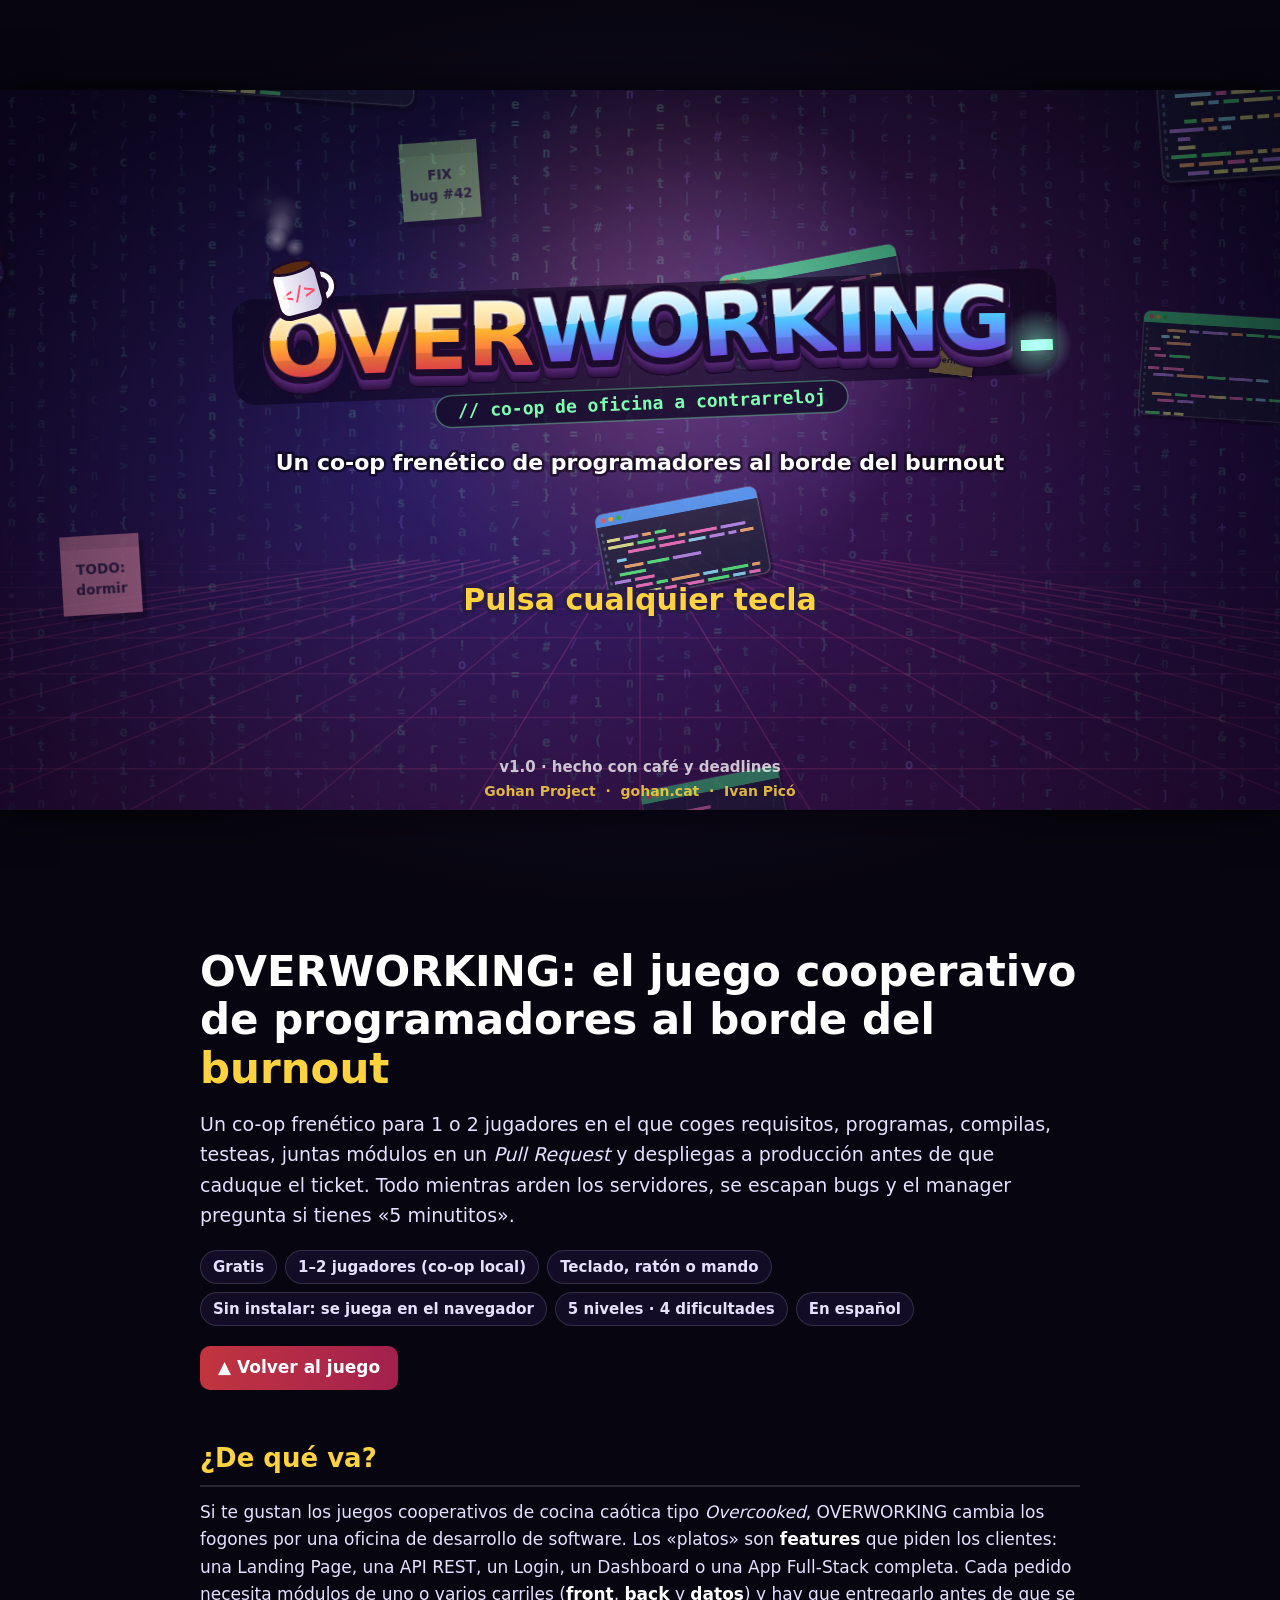
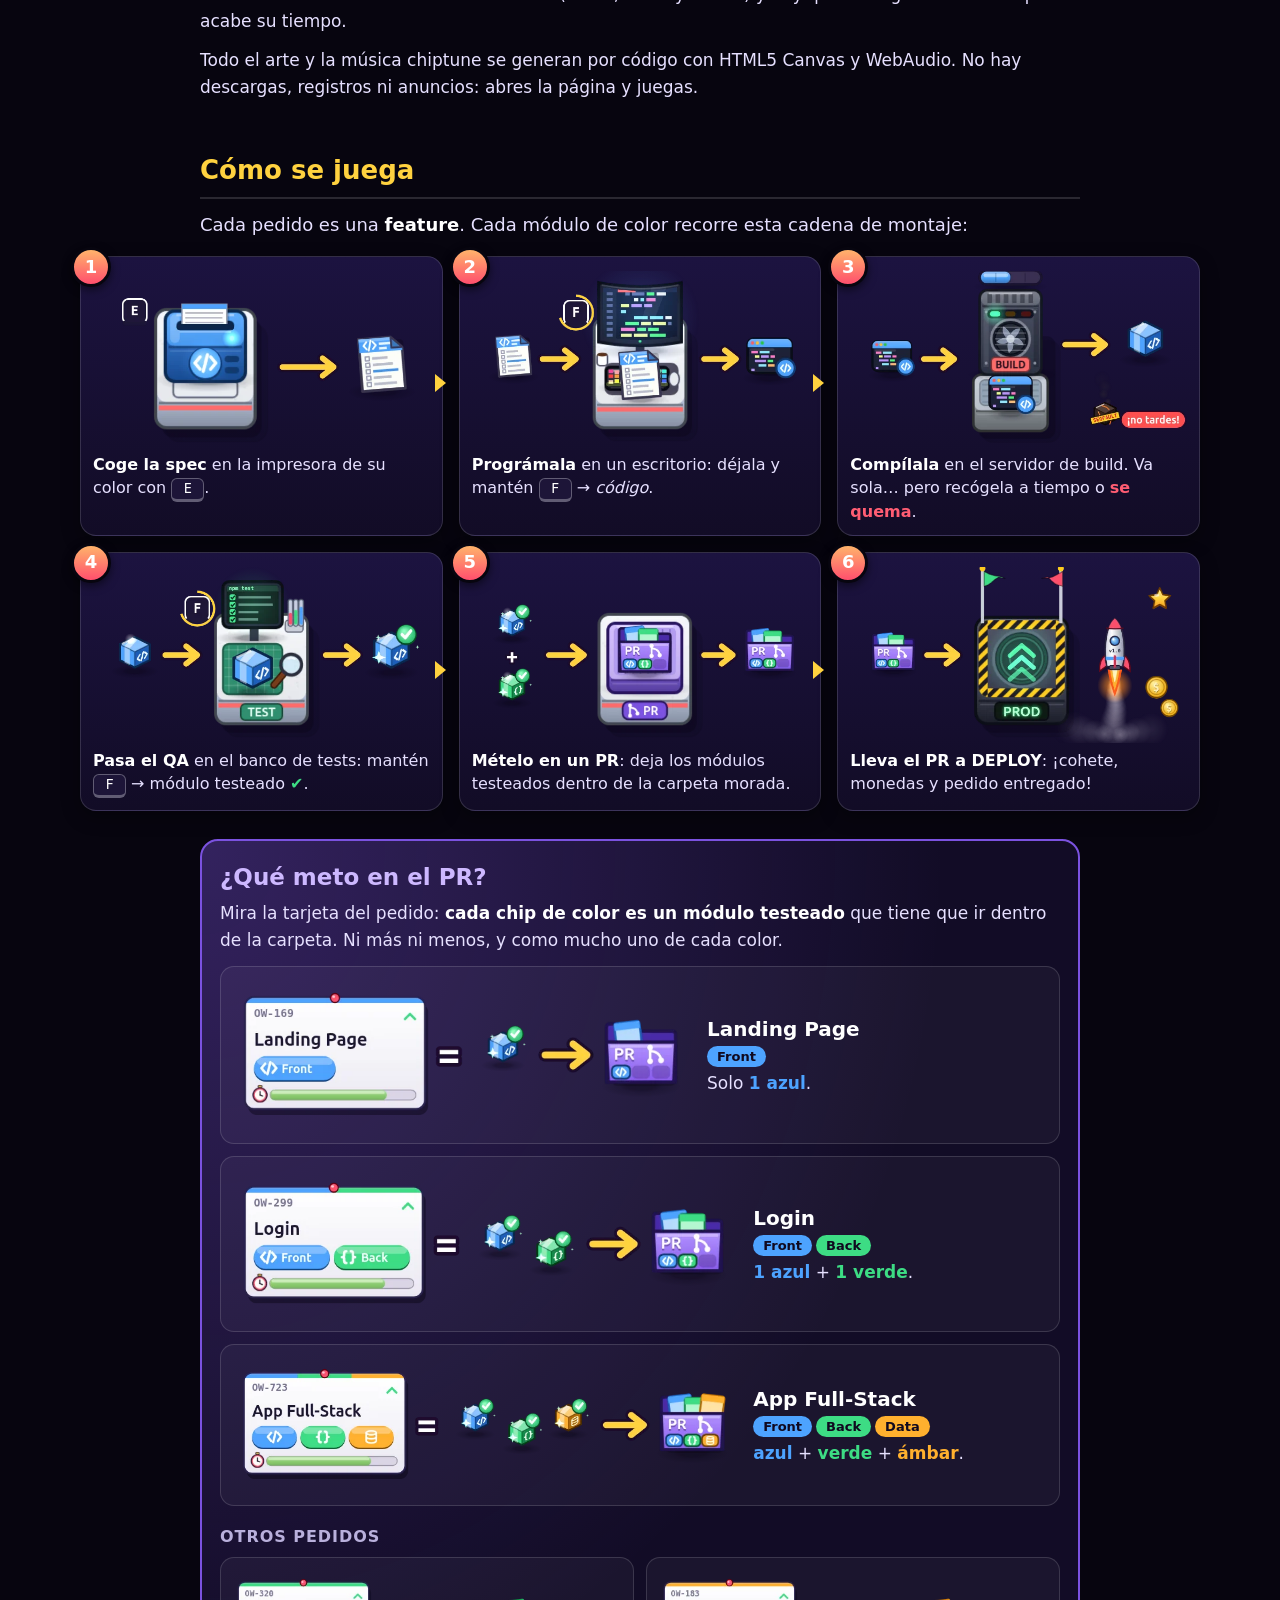
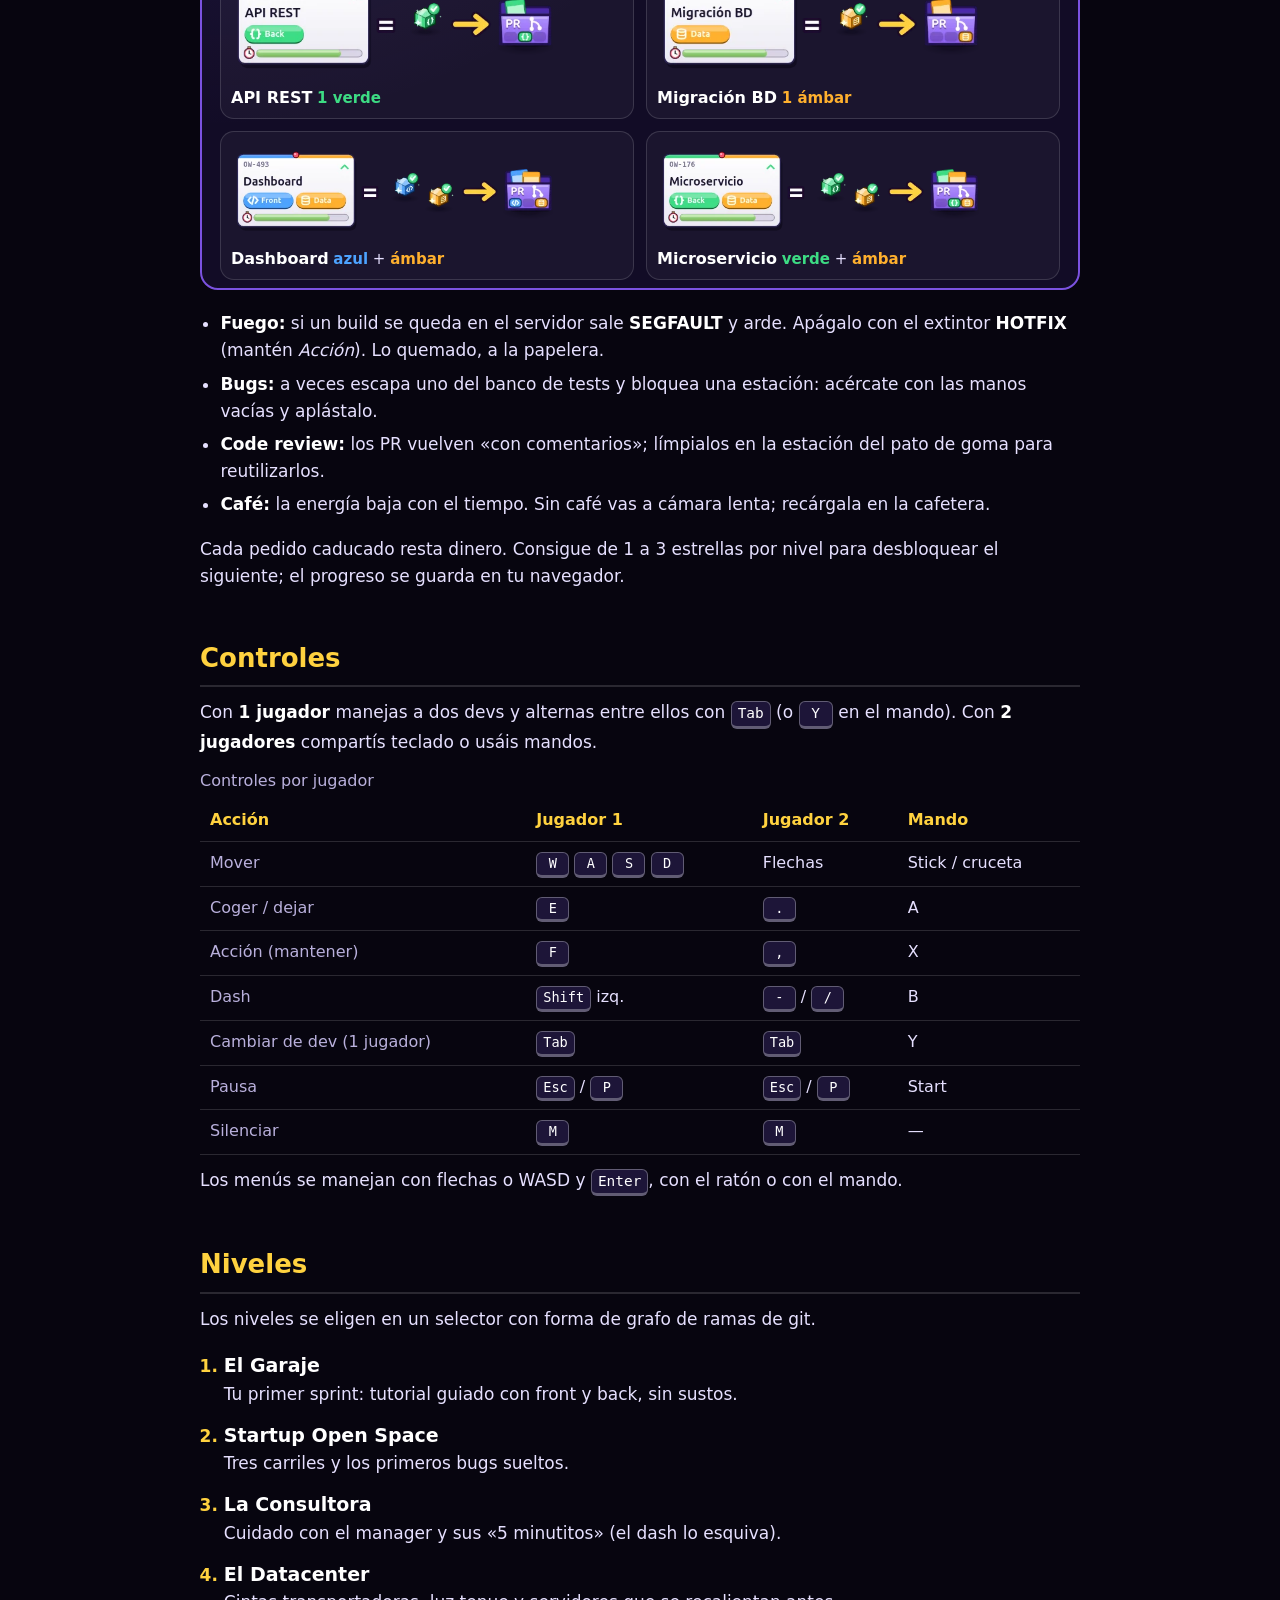
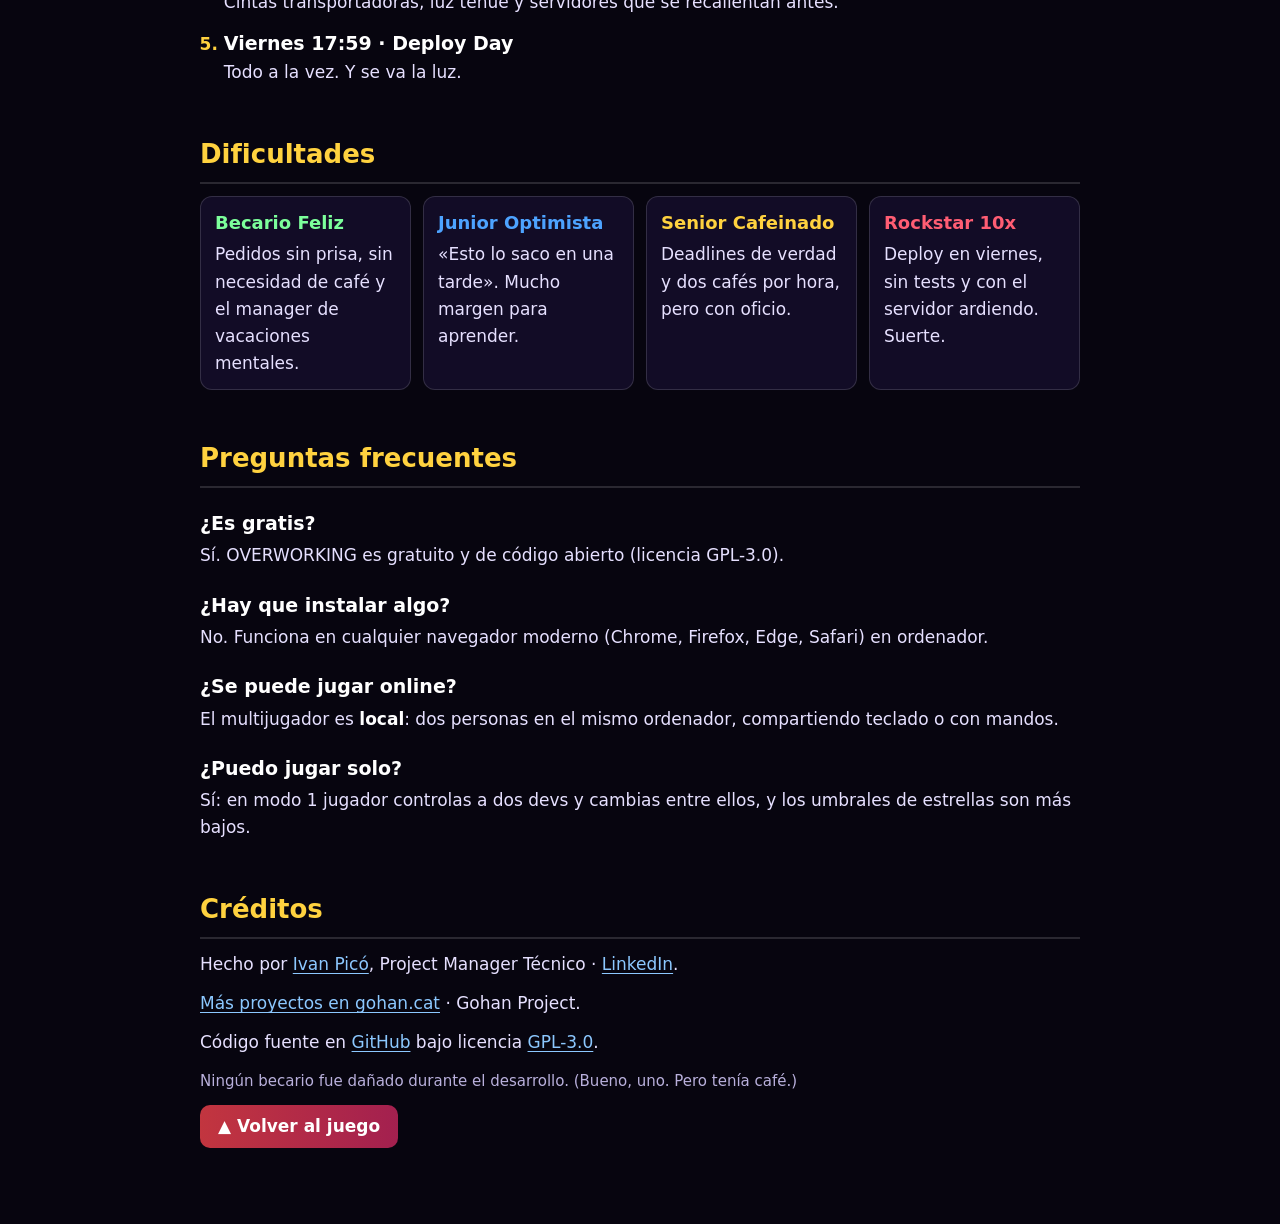
<file: index.html>
<!DOCTYPE html>
<html lang="es" dir="ltr">
<head>
  <meta charset="utf-8">
  <meta name="viewport" content="width=device-width, initial-scale=1, viewport-fit=cover">
  <title>OVERWORKING — Juego cooperativo de programadores gratis en el navegador</title>
  <meta name="description" content="Juego co-op gratis para 1–2 jugadores en el navegador: programa, compila, testea y despliega antes de que arda el servidor. Sin instalar, con teclado o mando.">
  <meta name="keywords" content="juego de programadores, juego cooperativo, co-op local, juego de navegador, juego gratis, HTML5, juego de oficina, deploy, bugs, pull request">
  <meta name="author" content="Ivan Picó — Gohan Project">
  <meta name="creator" content="Ivan Picó">
  <meta name="publisher" content="Gohan Project">
  <meta name="robots" content="index, follow, max-image-preview:large, max-snippet:-1, max-video-preview:-1">
  <meta name="theme-color" content="#1a1033">
  <meta name="color-scheme" content="dark">
  <meta name="application-name" content="OVERWORKING">
  <meta name="apple-mobile-web-app-title" content="OVERWORKING">
  <meta name="mobile-web-app-capable" content="yes">
  <meta name="apple-mobile-web-app-capable" content="yes">
  <meta name="apple-mobile-web-app-status-bar-style" content="black-translucent">
  <meta name="format-detection" content="telephone=no">

  <link rel="canonical" href="https://overworking.gohan.cat/">
  <link rel="alternate" hreflang="es" href="https://overworking.gohan.cat/">
  <link rel="alternate" hreflang="x-default" href="https://overworking.gohan.cat/">
  <link rel="author" href="https://ivanpico.com/">

  <!-- Iconos y PWA -->
  <link rel="icon" href="icons/favicon.ico" sizes="any">
  <link rel="icon" href="icons/favicon.svg" type="image/svg+xml">
  <link rel="icon" href="icons/favicon-32.png" type="image/png" sizes="32x32">
  <link rel="icon" href="icons/favicon-16.png" type="image/png" sizes="16x16">
  <link rel="apple-touch-icon" href="icons/apple-touch-icon.png" sizes="180x180">
  <link rel="manifest" href="manifest.webmanifest">

  <!-- Open Graph -->
  <meta property="og:type" content="website">
  <meta property="og:site_name" content="OVERWORKING">
  <meta property="og:locale" content="es_ES">
  <meta property="og:url" content="https://overworking.gohan.cat/">
  <meta property="og:title" content="OVERWORKING — Juego cooperativo de programadores">
  <meta property="og:description" content="Programa, compila y despliega antes de que arda el servidor. Co-op local gratis para 1–2 jugadores en el navegador, con teclado o mando.">
  <meta property="og:image" content="https://overworking.gohan.cat/img/og-image.png">
  <meta property="og:image:secure_url" content="https://overworking.gohan.cat/img/og-image.png">
  <meta property="og:image:type" content="image/png">
  <meta property="og:image:width" content="1200">
  <meta property="og:image:height" content="630">
  <meta property="og:image:alt" content="Logo de OVERWORKING sobre una partida en la oficina: dos programadores, un servidor de build en llamas y un bug escapado.">

  <!-- Twitter / X -->
  <meta name="twitter:card" content="summary_large_image">
  <meta name="twitter:title" content="OVERWORKING — Juego cooperativo de programadores">
  <meta name="twitter:description" content="Programa, compila y despliega antes de que arda el servidor. Co-op local gratis en el navegador.">
  <meta name="twitter:image" content="https://overworking.gohan.cat/img/og-image.png">
  <meta name="twitter:image:alt" content="Logo de OVERWORKING sobre una partida en la oficina: dos programadores, un servidor de build en llamas y un bug escapado.">

  <link rel="stylesheet" href="css/style.css">
  <link rel="stylesheet" href="css/devpanel.css">

  <!-- Datos estructurados (schema.org) -->
  <script type="application/ld+json">
  {
    "@context": "https://schema.org",
    "@graph": [
      {
        "@type": "WebSite",
        "@id": "https://overworking.gohan.cat/#website",
        "url": "https://overworking.gohan.cat/",
        "name": "OVERWORKING",
        "description": "Juego cooperativo de programadores gratis en el navegador.",
        "inLanguage": "es",
        "author": { "@id": "https://gohan.cat/#ivan-pico" },
        "publisher": { "@id": "https://gohan.cat/#organization" }
      },
      {
        "@type": "WebPage",
        "@id": "https://overworking.gohan.cat/#webpage",
        "url": "https://overworking.gohan.cat/",
        "name": "OVERWORKING — Juego cooperativo de programadores gratis en el navegador",
        "inLanguage": "es",
        "isPartOf": { "@id": "https://overworking.gohan.cat/#website" },
        "about": { "@id": "https://overworking.gohan.cat/#game" },
        "mainEntity": { "@id": "https://overworking.gohan.cat/#game" },
        "primaryImageOfPage": { "@id": "https://overworking.gohan.cat/#og-image" }
      },
      {
        "@type": "Person",
        "@id": "https://gohan.cat/#ivan-pico",
        "name": "Ivan Picó",
        "url": "https://ivanpico.com/",
        "jobTitle": "Project Manager Técnico",
        "sameAs": ["https://www.linkedin.com/in/ivanpico", "https://github.com/ivan-pico", "https://ivanpico.com/"],
        "affiliation": { "@id": "https://gohan.cat/#organization" }
      },
      {
        "@type": "Organization",
        "@id": "https://gohan.cat/#organization",
        "name": "Gohan Project",
        "url": "https://gohan.cat",
        "founder": { "@id": "https://gohan.cat/#ivan-pico" }
      },
      {
        "@type": "ImageObject",
        "@id": "https://overworking.gohan.cat/#og-image",
        "url": "https://overworking.gohan.cat/img/og-image.png",
        "contentUrl": "https://overworking.gohan.cat/img/og-image.png",
        "width": 1200,
        "height": 630,
        "caption": "OVERWORKING: partida cooperativa en el nivel Viernes 17:59 · Deploy Day"
      },
      {
        "@type": "VideoGame",
        "@id": "https://overworking.gohan.cat/#game",
        "name": "OVERWORKING",
        "alternateName": "Overworking: co-op de oficina a contrarreloj",
        "url": "https://overworking.gohan.cat/",
        "description": "Juego cooperativo frenético para 1 o 2 jugadores ambientado en una oficina de programadores: coge requisitos, programa, compila sin provocar un SEGFAULT, testea, aplasta bugs, junta módulos en un Pull Request y despliega a producción antes de que caduque el ticket.",
        "image": { "@id": "https://overworking.gohan.cat/#og-image" },
        "screenshot": { "@id": "https://overworking.gohan.cat/#og-image" },
        "inLanguage": "es",
        "genre": ["Cooperativo", "Party game", "Arcade", "Gestión del tiempo", "Simulación"],
        "keywords": "juego de programadores, co-op local, juego de navegador, HTML5, bugs, deploy, pull request, café",
        "playMode": ["https://schema.org/CoOp", "https://schema.org/SinglePlayer", "https://schema.org/MultiPlayer"],
        "numberOfPlayers": { "@type": "QuantitativeValue", "minValue": 1, "maxValue": 2 },
        "gamePlatform": ["Navegador web", "PC", "Mac", "Linux"],
        "applicationCategory": "GameApplication",
        "applicationSubCategory": "Juego cooperativo local",
        "operatingSystem": "Windows, macOS, Linux, ChromeOS (cualquier navegador moderno)",
        "browserRequirements": "Requiere JavaScript y HTML5 Canvas. Teclado o mando compatible con la Gamepad API.",
        "softwareVersion": "1.0",
        "datePublished": "2026-11-26T12:00:00+01:00",
        "isAccessibleForFree": true,
        "isFamilyFriendly": true,
        "accessMode": ["visual", "auditory"],
        "accessibilityControl": ["fullKeyboardControl", "fullMouseControl"],
        "license": "https://www.gnu.org/licenses/gpl-3.0.html",
        "author": { "@id": "https://gohan.cat/#ivan-pico" },
        "creator": { "@id": "https://gohan.cat/#ivan-pico" },
        "publisher": { "@id": "https://gohan.cat/#organization" },
        "character": [
          { "@type": "Person", "name": "Ana", "description": "Desarrolladora del jugador 1" },
          { "@type": "Person", "name": "Leo", "description": "Desarrollador del jugador 2" }
        ],
        "gameLocation": [
          { "@type": "Place", "name": "El Garaje", "description": "Nivel 1: tutorial guiado con front y back, sin peligros." },
          { "@type": "Place", "name": "Startup Open Space", "description": "Nivel 2: tres carriles y los primeros bugs." },
          { "@type": "Place", "name": "La Consultora", "description": "Nivel 3: el manager y sus \"5 minutitos\"." },
          { "@type": "Place", "name": "El Datacenter", "description": "Nivel 4: cintas transportadoras y servidores que se recalientan." },
          { "@type": "Place", "name": "Viernes 17:59 · Deploy Day", "description": "Nivel 5: todo a la vez y apagones." }
        ],
        "offers": {
          "@type": "Offer",
          "price": "0",
          "priceCurrency": "EUR",
          "availability": "https://schema.org/InStock",
          "url": "https://overworking.gohan.cat/",
          "category": "free"
        },
        "potentialAction": {
          "@type": "PlayAction",
          "target": "https://overworking.gohan.cat/"
        },
        "subjectOf": {
          "@type": "SoftwareSourceCode",
          "name": "Código fuente de OVERWORKING",
          "codeRepository": "https://github.com/ivan-pico/overworking",
          "programmingLanguage": ["JavaScript", "HTML", "CSS"],
          "runtimePlatform": "Navegador web",
          "license": "https://www.gnu.org/licenses/gpl-3.0.html",
          "author": { "@id": "https://gohan.cat/#ivan-pico" }
        }
      }
    ]
  }
  </script>

  <!-- Scripts clásicos en orden (defer conserva el orden y no bloquea el parseo; funciona con file://) -->
  <!-- AUDIO -->
  <script defer src="js/audio.js"></script>
  <!-- ART -->
  <script defer src="js/art/art.js"></script>
  <script defer src="js/art/characters.js"></script>
  <script defer src="js/art/stations.js"></script>
  <script defer src="js/art/items.js"></script>
  <script defer src="js/art/fx.js"></script>
  <script defer src="js/art/ui.js"></script>
  <!-- CORE -->
  <script defer src="js/core/fallbacks.js"></script>
  <script defer src="js/core/tuning.js"></script>
  <script defer src="js/core/config.js"></script>
  <script defer src="js/core/input.js"></script>
  <script defer src="js/core/levels.js"></script>
  <script defer src="js/core/entities.js"></script>
  <script defer src="js/core/game.js"></script>
  <script defer src="js/core/hud.js"></script>
  <script defer src="js/core/menus.js"></script>
  <script defer src="js/core/devpanel.js"></script>
  <script defer src="js/core/main.js"></script>
  <!-- PÁGINA: pausa al hacer scroll fuera del juego -->
  <script defer src="js/page.js"></script>
</head>
<body>
  <main>
    <section id="juego" aria-label="Juego">
      <canvas id="game" width="1280" height="720" tabindex="0" role="application"
              aria-label="OVERWORKING: juego cooperativo de programadores. Se juega con teclado, ratón o mando."
              aria-describedby="como-jugar-resumen">
        <p>Tu navegador no puede mostrar el lienzo del juego. Más abajo tienes la descripción, los controles y los niveles de OVERWORKING.</p>
      </canvas>
      <noscript>
        <div class="noscript">
          <p><strong>OVERWORKING necesita JavaScript</strong> para funcionar. Actívalo y recarga la página para jugar.</p>
          <p><a href="#acerca">Leer sobre el juego</a></p>
        </div>
      </noscript>
    </section>

    <article id="acerca" class="about" aria-labelledby="titulo">
      <header>
        <h1 id="titulo">OVERWORKING: el juego cooperativo de programadores al borde del <span class="hl">burnout</span></h1>
        <p class="lead" id="como-jugar-resumen">Un co-op frenético para 1 o 2 jugadores en el que coges requisitos, programas,
          compilas, testeas, juntas módulos en un <em>Pull Request</em> y despliegas a producción antes de que caduque el ticket.
          Todo mientras arden los servidores, se escapan bugs y el manager pregunta si tienes «5 minutitos».</p>
        <ul class="facts" aria-label="Datos rápidos">
          <li>Gratis</li>
          <li>1–2 jugadores (co-op local)</li>
          <li>Teclado, ratón o mando</li>
          <li>Sin instalar: se juega en el navegador</li>
          <li>5 niveles · 4 dificultades</li>
          <li>En español</li>
        </ul>
        <p><a class="play" href="#juego">▲ Volver al juego</a></p>
      </header>

      <section aria-labelledby="h-que-es">
        <h2 id="h-que-es">¿De qué va?</h2>
        <p>Si te gustan los juegos cooperativos de cocina caótica tipo <em>Overcooked</em>, OVERWORKING cambia los fogones
          por una oficina de desarrollo de software. Los «platos» son <strong>features</strong> que piden los clientes:
          una Landing Page, una API REST, un Login, un Dashboard o una App Full-Stack completa. Cada pedido necesita
          módulos de uno o varios carriles (<strong>front</strong>, <strong>back</strong> y <strong>datos</strong>) y hay que
          entregarlo antes de que se acabe su tiempo.</p>
        <p>Todo el arte y la música chiptune se generan por código con HTML5 Canvas y WebAudio. No hay descargas,
          registros ni anuncios: abres la página y juegas.</p>
      </section>

      <section aria-labelledby="h-como">
        <h2 id="h-como">Cómo se juega</h2>
        <p class="howto-intro">Cada pedido es una <strong>feature</strong>. Cada módulo de color recorre esta cadena de montaje:</p>
        <ol class="howto">
          <li class="howto-step">
            <span class="howto-n" aria-hidden="true">1</span>
            <img src="img/howto/paso1-impresora.webp" width="420" height="220" loading="lazy" alt="Impresora de tickets azul del carril Front con una hoja de spec saliendo; flecha hacia la hoja spec azul.">
            <p><strong>Coge la spec</strong> en la impresora de su color con <kbd>E</kbd>.</p>
          </li>
          <li class="howto-step">
            <span class="howto-n" aria-hidden="true">2</span>
            <img src="img/howto/paso2-escritorio.webp" width="420" height="220" loading="lazy" alt="Spec azul que entra en el escritorio con monitor y teclado; se mantiene F; flecha hacia el bloque de código azul.">
            <p><strong>Prográmala</strong> en un escritorio: déjala y mantén <kbd>F</kbd> → <em>código</em>.</p>
          </li>
          <li class="howto-step">
            <span class="howto-n" aria-hidden="true">3</span>
            <img src="img/howto/paso3-build.webp" width="420" height="220" loading="lazy" alt="Código azul que entra en el servidor de build; flecha hacia el paquete build azul. Aviso: si tardas en recogerlo se convierte en un paquete quemado SEGFAULT.">
            <p><strong>Compílala</strong> en el servidor de build. Va sola… pero recógela a tiempo o <strong class="hot">se quema</strong>.</p>
          </li>
          <li class="howto-step">
            <span class="howto-n" aria-hidden="true">4</span>
            <img src="img/howto/paso4-tests.webp" width="420" height="220" loading="lazy" alt="Paquete build azul en el banco de tests; se mantiene F; flecha hacia el módulo testeado con un check verde.">
            <p><strong>Pasa el QA</strong> en el banco de tests: mantén <kbd>F</kbd> → módulo testeado <span class="ok">✔</span>.</p>
          </li>
          <li class="howto-step">
            <span class="howto-n" aria-hidden="true">5</span>
            <img src="img/howto/paso5-pr.webp" width="420" height="220" loading="lazy" alt="Un módulo testeado azul más uno verde se meten en la carpeta morada de Pull Request.">
            <p><strong>Mételo en un PR</strong>: deja los módulos testeados dentro de la carpeta morada.</p>
          </li>
          <li class="howto-step">
            <span class="howto-n" aria-hidden="true">6</span>
            <img src="img/howto/paso6-deploy.webp" width="420" height="220" loading="lazy" alt="La carpeta PR se lleva a la plataforma de lanzamiento PROD; despega un cohete y salen monedas y una estrella.">
            <p><strong>Lleva el PR a DEPLOY</strong>: ¡cohete, monedas y pedido entregado!</p>
          </li>
        </ol>

        <div class="prbox">
          <h3 id="h-pr">¿Qué meto en el PR?</h3>
          <p>Mira la tarjeta del pedido: <strong>cada chip de color es un módulo testeado</strong> que tiene que ir dentro de la carpeta.
            Ni más ni menos, y como mucho uno de cada color.</p>
          <div class="recipes">
          <figure class="recipe lanes1">
            <img src="img/howto/pr-landing.webp" width="456" height="160" loading="lazy" alt="Tarjeta del pedido Landing Page con un chip azul Front: un módulo testeado azul dentro del PR.">
            <figcaption><strong>Landing Page</strong><span class="chips"><span class="chip f">Front</span></span>Solo <b class="tf">1 azul</b>.</figcaption>
          </figure>
          <figure class="recipe lanes2">
            <img src="img/howto/pr-login.webp" width="508" height="160" loading="lazy" alt="Tarjeta del pedido Login con chips Front y Back: un módulo azul y uno verde dentro del PR.">
            <figcaption><strong>Login</strong><span class="chips"><span class="chip f">Front</span><span class="chip b">Back</span></span><b class="tf">1 azul</b> + <b class="tb">1 verde</b>.</figcaption>
          </figure>
          <figure class="recipe lanes3">
            <img src="img/howto/pr-fullstack.webp" width="560" height="160" loading="lazy" alt="Tarjeta del pedido App Full-Stack con chips Front, Back y Data: módulos azul, verde y ámbar dentro del PR.">
            <figcaption><strong>App Full-Stack</strong><span class="chips"><span class="chip f">Front</span><span class="chip b">Back</span><span class="chip d">Data</span></span><b class="tf">azul</b> + <b class="tb">verde</b> + <b class="td">ámbar</b>.</figcaption>
          </figure>
          </div>
          <h4>Otros pedidos</h4>
          <div class="recipes recipes-more">
          <figure class="recipe small">
            <img src="img/howto/pr-api.webp" width="328" height="115" loading="lazy" alt="Pedido API REST: un módulo verde Back dentro del PR.">
            <figcaption><strong>API REST</strong> <b class="tb">1 verde</b></figcaption>
          </figure>
          <figure class="recipe small">
            <img src="img/howto/pr-bd.webp" width="328" height="115" loading="lazy" alt="Pedido Migración BD: un módulo ámbar Data dentro del PR.">
            <figcaption><strong>Migración BD</strong> <b class="td">1 ámbar</b></figcaption>
          </figure>
          <figure class="recipe small">
            <img src="img/howto/pr-dashboard.webp" width="366" height="115" loading="lazy" alt="Pedido Dashboard: un módulo azul y uno ámbar dentro del PR.">
            <figcaption><strong>Dashboard</strong> <b class="tf">azul</b> + <b class="td">ámbar</b></figcaption>
          </figure>
          <figure class="recipe small">
            <img src="img/howto/pr-micro.webp" width="366" height="115" loading="lazy" alt="Pedido Microservicio: un módulo verde y uno ámbar dentro del PR.">
            <figcaption><strong>Microservicio</strong> <b class="tb">verde</b> + <b class="td">ámbar</b></figcaption>
          </figure>
          </div>
        </div>

        <ul class="howto-extra">
          <li><strong>Fuego:</strong> si un build se queda en el servidor sale <strong>SEGFAULT</strong> y arde. Apágalo con el extintor <strong>HOTFIX</strong> (mantén <em>Acción</em>). Lo quemado, a la papelera.</li>
          <li><strong>Bugs:</strong> a veces escapa uno del banco de tests y bloquea una estación: acércate con las manos vacías y aplástalo.</li>
          <li><strong>Code review:</strong> los PR vuelven «con comentarios»; límpialos en la estación del pato de goma para reutilizarlos.</li>
          <li><strong>Café:</strong> la energía baja con el tiempo. Sin café vas a cámara lenta; recárgala en la cafetera.</li>
        </ul>
        <p>Cada pedido caducado resta dinero. Consigue de 1 a 3 estrellas por nivel para desbloquear el siguiente;
          el progreso se guarda en tu navegador.</p>
      </section>

      <section aria-labelledby="h-controles">
        <h2 id="h-controles">Controles</h2>
        <p>Con <strong>1 jugador</strong> manejas a dos devs y alternas entre ellos con <kbd>Tab</kbd> (o <kbd>Y</kbd> en el mando).
          Con <strong>2 jugadores</strong> compartís teclado o usáis mandos.</p>
        <div class="table-wrap">
          <table>
            <caption>Controles por jugador</caption>
            <thead>
              <tr><th scope="col">Acción</th><th scope="col">Jugador 1</th><th scope="col">Jugador 2</th><th scope="col">Mando</th></tr>
            </thead>
            <tbody>
              <tr><th scope="row">Mover</th><td><kbd>W</kbd> <kbd>A</kbd> <kbd>S</kbd> <kbd>D</kbd></td><td>Flechas</td><td>Stick / cruceta</td></tr>
              <tr><th scope="row">Coger / dejar</th><td><kbd>E</kbd></td><td><kbd>.</kbd></td><td>A</td></tr>
              <tr><th scope="row">Acción (mantener)</th><td><kbd>F</kbd></td><td><kbd>,</kbd></td><td>X</td></tr>
              <tr><th scope="row">Dash</th><td><kbd>Shift</kbd> izq.</td><td><kbd>-</kbd> / <kbd>/</kbd></td><td>B</td></tr>
              <tr><th scope="row">Cambiar de dev (1 jugador)</th><td><kbd>Tab</kbd></td><td><kbd>Tab</kbd></td><td>Y</td></tr>
              <tr><th scope="row">Pausa</th><td><kbd>Esc</kbd> / <kbd>P</kbd></td><td><kbd>Esc</kbd> / <kbd>P</kbd></td><td>Start</td></tr>
              <tr><th scope="row">Silenciar</th><td><kbd>M</kbd></td><td><kbd>M</kbd></td><td>—</td></tr>
            </tbody>
          </table>
        </div>
        <p>Los menús se manejan con flechas o WASD y <kbd>Enter</kbd>, con el ratón o con el mando.</p>
      </section>

      <section aria-labelledby="h-niveles">
        <h2 id="h-niveles">Niveles</h2>
        <p>Los niveles se eligen en un selector con forma de grafo de ramas de git.</p>
        <ol class="levels">
          <li><h3>El Garaje</h3><p>Tu primer sprint: tutorial guiado con front y back, sin sustos.</p></li>
          <li><h3>Startup Open Space</h3><p>Tres carriles y los primeros bugs sueltos.</p></li>
          <li><h3>La Consultora</h3><p>Cuidado con el manager y sus «5 minutitos» (el dash lo esquiva).</p></li>
          <li><h3>El Datacenter</h3><p>Cintas transportadoras, luz tenue y servidores que se recalientan antes.</p></li>
          <li><h3>Viernes 17:59 · Deploy Day</h3><p>Todo a la vez. Y se va la luz.</p></li>
        </ol>
      </section>

      <section aria-labelledby="h-dificultad">
        <h2 id="h-dificultad">Dificultades</h2>
        <dl class="diffs">
          <div><dt class="d1">Becario Feliz</dt><dd>Pedidos sin prisa, sin necesidad de café y el manager de vacaciones mentales.</dd></div>
          <div><dt class="d2">Junior Optimista</dt><dd>«Esto lo saco en una tarde». Mucho margen para aprender.</dd></div>
          <div><dt class="d3">Senior Cafeinado</dt><dd>Deadlines de verdad y dos cafés por hora, pero con oficio.</dd></div>
          <div><dt class="d4">Rockstar 10x</dt><dd>Deploy en viernes, sin tests y con el servidor ardiendo. Suerte.</dd></div>
        </dl>
      </section>

      <section aria-labelledby="h-faq">
        <h2 id="h-faq">Preguntas frecuentes</h2>
        <h3>¿Es gratis?</h3>
        <p>Sí. OVERWORKING es gratuito y de código abierto (licencia GPL-3.0).</p>
        <h3>¿Hay que instalar algo?</h3>
        <p>No. Funciona en cualquier navegador moderno (Chrome, Firefox, Edge, Safari) en ordenador.</p>
        <h3>¿Se puede jugar online?</h3>
        <p>El multijugador es <strong>local</strong>: dos personas en el mismo ordenador, compartiendo teclado o con mandos.</p>
        <h3>¿Puedo jugar solo?</h3>
        <p>Sí: en modo 1 jugador controlas a dos devs y cambias entre ellos, y los umbrales de estrellas son más bajos.</p>
      </section>

      <footer class="credits" aria-labelledby="h-creditos">
        <h2 id="h-creditos">Créditos</h2>
        <p>Hecho por <a href="https://ivanpico.com" target="_blank" rel="author me noopener">Ivan Picó</a>, Project Manager Técnico
          · <a href="https://www.linkedin.com/in/ivanpico" target="_blank" rel="me noopener">LinkedIn</a>.</p>
        <p><a href="https://gohan.cat/">Más proyectos en gohan.cat</a> · Gohan Project.</p>
        <p>Código fuente en <a href="https://github.com/ivan-pico/overworking">GitHub</a> bajo licencia
          <a href="https://www.gnu.org/licenses/gpl-3.0.html" rel="license">GPL-3.0</a>.</p>
        <p class="small">Ningún becario fue dañado durante el desarrollo. (Bueno, uno. Pero tenía café.)</p>
        <p><a class="play" href="#juego">▲ Volver al juego</a></p>
      </footer>
    </article>
  </main>
</body>
</html>
</file>
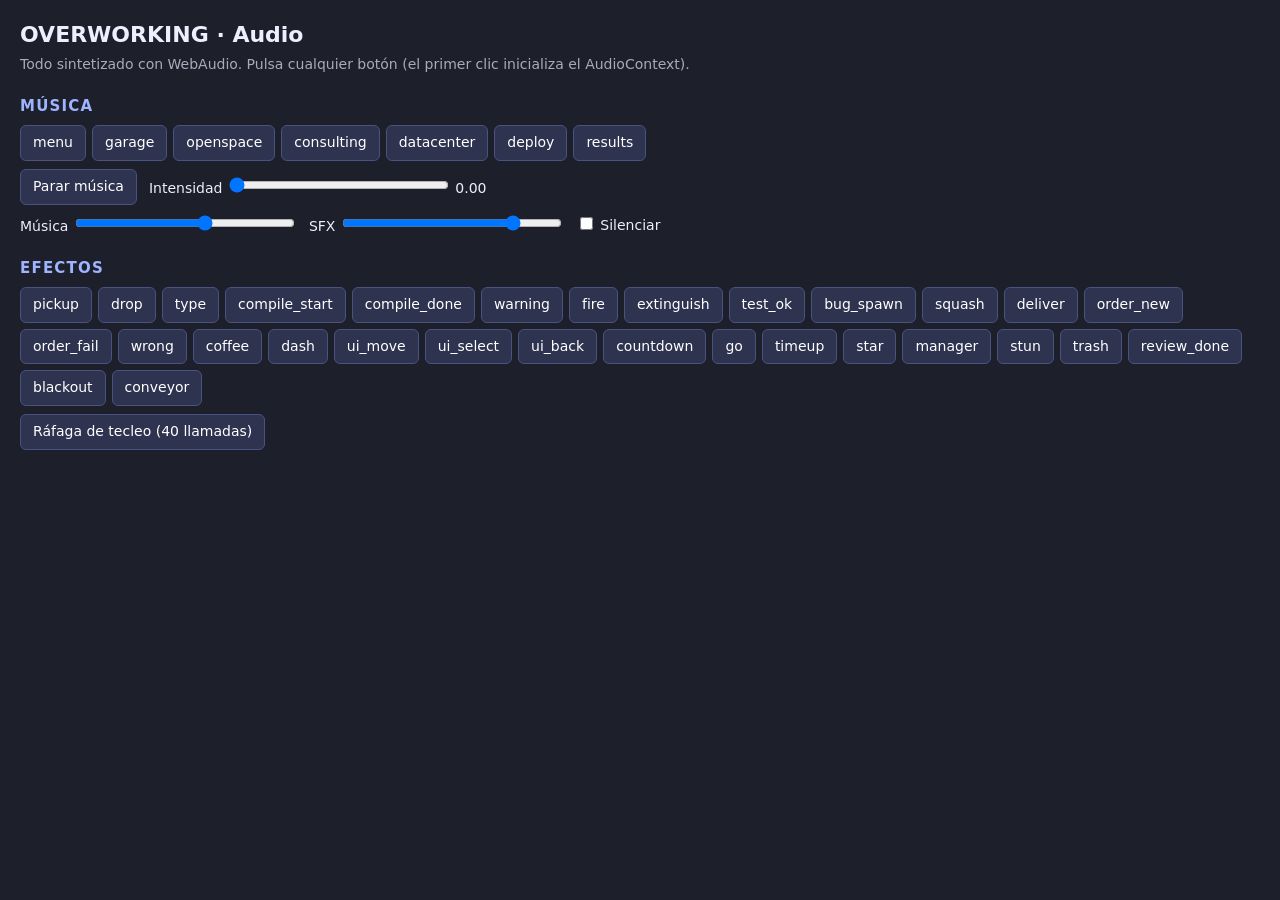
<file: tools/audio_test.html>
<!doctype html>
<html lang="es">
<head>
<meta charset="utf-8">
<meta name="viewport" content="width=device-width, initial-scale=1">
<title>OVERWORKING · Banco de pruebas de audio</title>
<style>
  body { margin: 0; padding: 20px; background: #1d1f2b; color: #eef; font: 14px/1.4 system-ui, sans-serif; }
  h1 { margin: 0 0 4px; font-size: 22px; }
  h2 { margin: 22px 0 8px; font-size: 15px; color: #9fb4ff; text-transform: uppercase; letter-spacing: .08em; }
  p { margin: 0 0 12px; color: #aab; }
  .grid { display: flex; flex-wrap: wrap; gap: 6px; }
  button { background: #2e3350; color: #fff; border: 1px solid #4a5280; border-radius: 6px; padding: 7px 12px; cursor: pointer; font: inherit; }
  button:hover { background: #3b4270; }
  button.on { background: #3ddc84; color: #10291b; border-color: #3ddc84; }
  .row { display: flex; align-items: center; gap: 12px; margin: 8px 0; flex-wrap: wrap; }
  input[type=range] { width: 220px; }
  #log { margin-top: 18px; font: 12px monospace; color: #8a8; white-space: pre-wrap; max-height: 160px; overflow: auto; }
</style>
</head>
<body>
<h1>OVERWORKING · Audio</h1>
<p>Todo sintetizado con WebAudio. Pulsa cualquier botón (el primer clic inicializa el AudioContext).</p>

<h2>Música</h2>
<div class="grid" id="tracks"></div>
<div class="row">
  <button id="stop">Parar música</button>
  <label>Intensidad <input id="int" type="range" min="0" max="1" step="0.01" value="0"> <span id="intv">0.00</span></label>
</div>
<div class="row">
  <label>Música <input id="mv" type="range" min="0" max="1" step="0.01" value="0.6"></label>
  <label>SFX <input id="sv" type="range" min="0" max="1" step="0.01" value="0.8"></label>
  <label><input id="mute" type="checkbox"> Silenciar</label>
</div>

<h2>Efectos</h2>
<div class="grid" id="sfx"></div>
<div class="row">
  <button id="typing">Ráfaga de tecleo (40 llamadas)</button>
</div>
<div id="log"></div>

<script src="../js/audio.js"></script>
<script>
(function () {
  var SFX = ['pickup', 'drop', 'type', 'compile_start', 'compile_done', 'warning', 'fire', 'extinguish', 'test_ok',
    'bug_spawn', 'squash', 'deliver', 'order_new', 'order_fail', 'wrong', 'coffee', 'dash', 'ui_move', 'ui_select',
    'ui_back', 'countdown', 'go', 'timeup', 'star', 'manager', 'stun', 'trash', 'review_done', 'blackout', 'conveyor'];
  var TRACKS = ['menu', 'garage', 'openspace', 'consulting', 'datacenter', 'deploy', 'results'];
  var A = OW.Audio, logEl = document.getElementById('log');
  function log(s) { logEl.textContent = s + '\n' + logEl.textContent; }

  var tWrap = document.getElementById('tracks'), sWrap = document.getElementById('sfx');
  TRACKS.forEach(function (t) {
    var b = document.createElement('button'); b.textContent = t;
    b.onclick = function () {
      A.init(); A.startMusic(t);
      [].forEach.call(tWrap.children, function (c) { c.classList.remove('on'); });
      b.classList.add('on'); log('música: ' + t);
    };
    tWrap.appendChild(b);
  });
  SFX.forEach(function (n) {
    var b = document.createElement('button'); b.textContent = n;
    b.onclick = function () { A.init(); A.play(n); log('sfx: ' + n); };
    sWrap.appendChild(b);
  });
  document.getElementById('stop').onclick = function () {
    A.stopMusic(); [].forEach.call(tWrap.children, function (c) { c.classList.remove('on'); });
  };
  var it = document.getElementById('int'), iv = document.getElementById('intv');
  it.oninput = function () { A.setIntensity(+it.value); iv.textContent = (+it.value).toFixed(2); };
  var mv = document.getElementById('mv'), sv = document.getElementById('sv');
  mv.oninput = sv.oninput = function () { A.setVolume(+mv.value, +sv.value); };
  document.getElementById('mute').onchange = function (e) { A.mute(e.target.checked); };
  document.getElementById('typing').onclick = function () {
    A.init();
    for (var i = 0; i < 40; i++) setTimeout(function () { A.play('type'); }, i * 45 + Math.random() * 20);
  };
})();
</script>
</body>
</html>
</file>
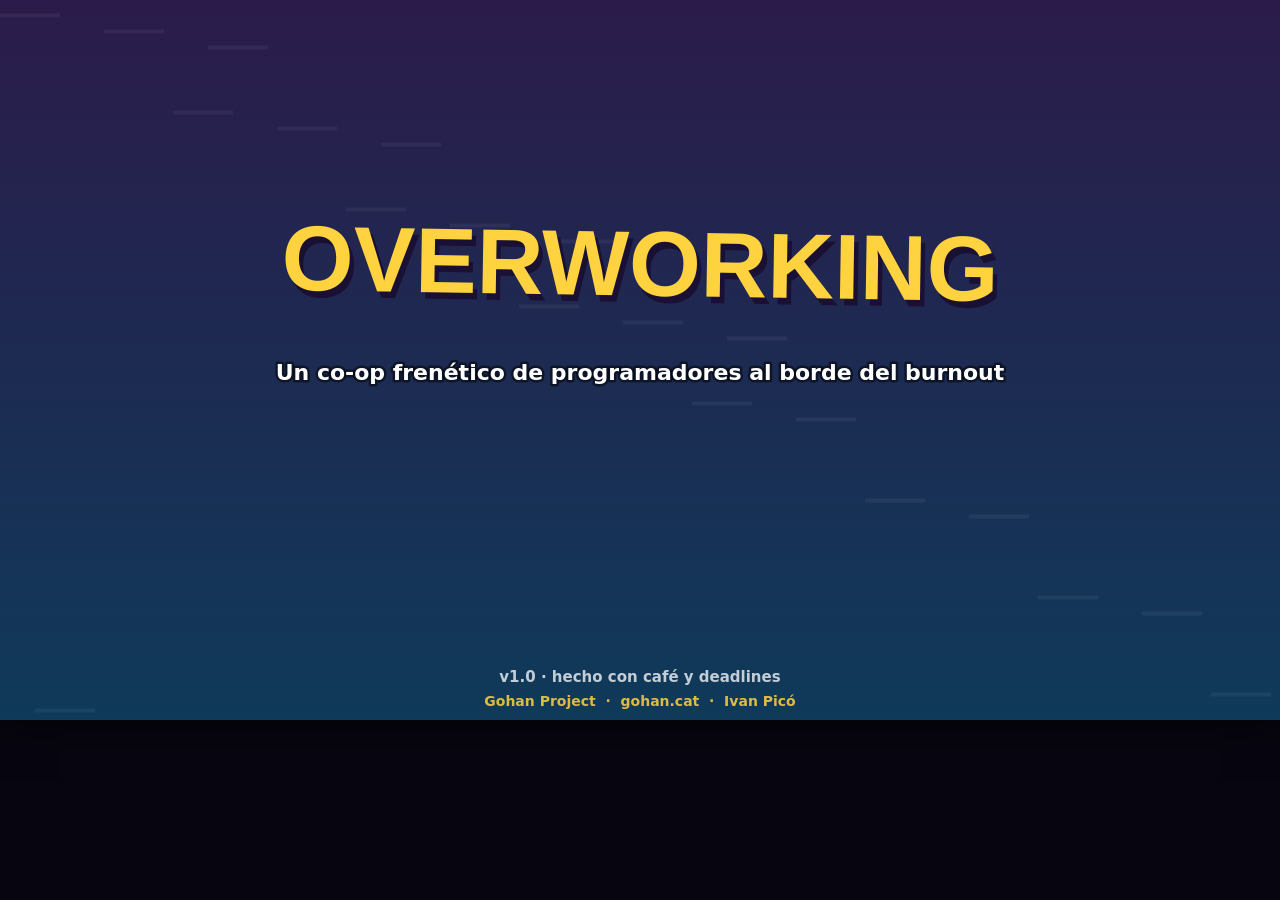
<file: tools/core_fallback_test.html>
<!DOCTYPE html>
<html lang="es">
<head>
  <meta charset="utf-8">
  <meta name="viewport" content="width=device-width, initial-scale=1">
  <title>OVERWORKING</title>
  <link rel="stylesheet" href="../css/style.css">
  <link rel="stylesheet" href="../css/devpanel.css">
</head>
<body>
  <div id="wrap">
    <canvas id="game" width="1280" height="720" tabindex="0" aria-label="OVERWORKING"></canvas>
  </div>
  <noscript>OVERWORKING necesita JavaScript.</noscript>

  <!-- AUDIO -->
  <!-- ART -->
  <!-- CORE -->
  <script src="../js/core/fallbacks.js"></script>
  <script src="../js/core/tuning.js"></script>
  <script src="../js/core/config.js"></script>
  <script src="../js/core/input.js"></script>
  <script src="../js/core/levels.js"></script>
  <script src="../js/core/entities.js"></script>
  <script src="../js/core/game.js"></script>
  <script src="../js/core/hud.js"></script>
  <script src="../js/core/menus.js"></script>
  <script src="../js/core/devpanel.js"></script>
  <script src="../js/core/main.js"></script>
</body>
</html>
</file>
<file: css/style.css>
:root {
  color-scheme: dark;
  --bg: #07050f;
  --panel: #120c26;
  --line: rgba(255, 255, 255, 0.14);
  --text: #e6e0ff;
  --muted: #b9b0dc;
  --accent: #ffd23f;
  --link: #8cc8ff;
  --front: #4da3ff;
  --back: #3ddc84;
  --data: #ffb02e;
  --danger: #ff5d73;
  --font: "Trebuchet MS", "Segoe UI", system-ui, sans-serif;
  --mono: "Consolas", "DejaVu Sans Mono", monospace;
}
html, body {
  margin: 0;
  padding: 0;
  width: 100%;
  background: var(--bg);
}
html {
  /* La página puede bajar hasta "Acerca del juego", pero sin barra visible: el juego se ve igual que antes. */
  scrollbar-width: none;
  overscroll-behavior: none;
  scroll-behavior: smooth;
}
html::-webkit-scrollbar { display: none; }
body {
  overflow-x: hidden;
  color: var(--text);
  font-family: var(--font);
}

/* ---------- Pantalla de juego (letterbox 1280×720 a pantalla completa) ---------- */
#juego {
  position: relative;
  width: 100%;
  height: 100vh;
  height: 100dvh;
  display: flex;
  align-items: center;
  justify-content: center;
  overflow: hidden;
  background: radial-gradient(ellipse at center, #1a1033 0%, #07050f 75%);
}
#game {
  display: block;
  width: 1280px;
  height: 720px;
  background: #000;
  outline: none;
  box-shadow: 0 0 40px rgba(0, 0, 0, 0.8);
  cursor: default;
}
.noscript {
  position: absolute;
  inset: auto 16px 24px 16px;
  max-width: 640px;
  margin: 0 auto;
  padding: 16px 20px;
  border: 1px solid var(--line);
  border-radius: 12px;
  background: rgba(18, 12, 38, 0.95);
  text-align: center;
}

/* ---------- Acerca del juego (contenido HTML real, bajo la pantalla de juego) ---------- */
.about {
  max-width: 880px;
  margin: 0 auto;
  padding: 48px 16px 64px;
  line-height: 1.6;
  font-size: 17px;
}
.about h1 {
  margin: 0 0 16px;
  font-size: clamp(28px, 5vw, 42px);
  line-height: 1.15;
  color: #fff;
}
.about h1 .hl { color: var(--accent); }
.about h2 {
  margin: 48px 0 12px;
  padding-bottom: 6px;
  border-bottom: 2px solid var(--line);
  font-size: 26px;
  color: var(--accent);
}
.about h3 { margin: 20px 0 4px; font-size: 19px; color: #fff; }
.about p { margin: 0 0 12px; }
.about .lead { font-size: 19px; color: var(--text); }
.about strong { color: #fff; }
.about a { color: var(--link); text-underline-offset: 3px; }
.about a:hover { color: #fff; }
.about a:focus-visible, #game:focus-visible { outline: 3px solid var(--accent); outline-offset: 3px; }
.facts {
  display: flex;
  flex-wrap: wrap;
  gap: 8px;
  margin: 20px 0;
  padding: 0;
  list-style: none;
}
.facts li {
  padding: 4px 12px;
  border: 1px solid var(--line);
  border-radius: 999px;
  background: var(--panel);
  font-size: 15px;
  font-weight: bold;
}
.play {
  display: inline-block;
  padding: 8px 18px;
  border-radius: 10px;
  background: linear-gradient(90deg, #c2353f, #a3204f);
  color: #fff !important;
  font-weight: bold;
  text-decoration: none;
}
.play:hover { filter: brightness(1.1); }
.steps { padding-left: 1.4em; }
.steps li { margin-bottom: 8px; }
kbd {
  display: inline-block;
  min-width: 1.4em;
  padding: 0 6px;
  border: 1px solid rgba(255, 255, 255, 0.3);
  border-bottom-width: 3px;
  border-radius: 6px;
  background: #1d1538;
  color: #fff;
  font-family: var(--mono);
  font-size: 0.85em;
  text-align: center;
}
.table-wrap { overflow-x: auto; margin-bottom: 12px; }
table { width: 100%; border-collapse: collapse; font-size: 16px; }
caption { text-align: left; color: var(--muted); padding-bottom: 6px; }
th, td { padding: 8px 10px; border-bottom: 1px solid var(--line); text-align: left; vertical-align: top; }
thead th { color: var(--accent); }
tbody th { font-weight: normal; color: var(--muted); }
.levels { padding-left: 1.4em; }
.levels li { margin-bottom: 8px; }
.levels li::marker { color: var(--accent); font-weight: bold; }
.levels h3 { margin: 0; }
.diffs { margin: 0; display: grid; gap: 12px; grid-template-columns: repeat(auto-fit, minmax(200px, 1fr)); }
.diffs div { padding: 12px 14px; border: 1px solid var(--line); border-radius: 12px; background: var(--panel); }
.diffs dt { font-weight: bold; font-size: 18px; }
.diffs dd { margin: 4px 0 0; color: var(--text); }
.diffs .d1 { color: #7cff9b; }
.diffs .d2 { color: var(--front); }
.diffs .d3 { color: var(--accent); }
.diffs .d4 { color: var(--danger); }
.credits { margin-top: 24px; }
.credits .small { color: var(--muted); font-size: 15px; }
@media (prefers-reduced-motion: reduce) {
  html { scroll-behavior: auto; }
}

/* ---------- Cómo se juega: cadena de montaje ilustrada ---------- */
.howto-intro { font-size: 18px; }
.howto {
  list-style: none;
  margin: 16px 0 8px;
  padding: 0;
  display: grid;
  grid-template-columns: repeat(3, 1fr);
  gap: 16px;
  /* la tira de pasos se sale un poco del texto para que las ilustraciones luzcan */
  width: min(1120px, calc(100vw - 40px));
  position: relative;
  left: 50%;
  transform: translateX(-50%);
}
.howto-step {
  position: relative;
  margin: 0;
  padding: 10px 12px 12px;
  border: 1px solid var(--line);
  border-radius: 16px;
  background: linear-gradient(180deg, #1c1340 0%, var(--panel) 100%);
  box-shadow: 0 6px 18px rgba(0, 0, 0, 0.35);
}
.howto-step img {
  display: block;
  width: 100%;
  height: auto;
  margin: 4px 0 6px;
}
.howto-step p { margin: 0; font-size: 16px; line-height: 1.45; }
.howto-n {
  position: absolute;
  top: -10px;
  left: -10px;
  width: 34px;
  height: 34px;
  display: grid;
  place-items: center;
  border-radius: 50%;
  background: linear-gradient(180deg, #ffb36b, #ff4f6d);
  border: 3px solid var(--bg);
  color: #fff;
  font-weight: bold;
  font-size: 18px;
  box-shadow: 0 3px 8px rgba(0, 0, 0, 0.5);
}
/* flechas entre pasos (escritorio) */
.howto-step:not(:nth-child(3n))::after {
  content: "";
  position: absolute;
  right: -13px;
  top: 42%;
  border: 9px solid transparent;
  border-left: 11px solid var(--accent);
  z-index: 1;
}
.howto .hot { color: var(--danger); }
.howto .ok { color: var(--back); font-weight: bold; }

.prbox {
  margin: 28px 0 20px;
  padding: 18px 18px 8px;
  border: 2px solid #7b52e0;
  border-radius: 18px;
  background: radial-gradient(ellipse at top left, rgba(138, 92, 240, 0.28), transparent 60%), var(--panel);
}
.prbox h3 { margin-top: 0; font-size: 23px; color: #cdb8ff; }
.prbox h4 { margin: 18px 0 8px; color: var(--muted); font-size: 16px; text-transform: uppercase; letter-spacing: 0.06em; }
.recipes { display: grid; gap: 12px; }
.recipe {
  margin: 0;
  display: flex;
  align-items: center;
  gap: 16px;
  padding: 8px 14px;
  border-radius: 14px;
  background: rgba(255, 255, 255, 0.04);
  border: 1px solid var(--line);
}
.recipe img { display: block; height: auto; max-width: 62%; flex: 0 1 auto; }
.recipe.lanes1 img { width: 456px; }
.recipe.lanes2 img { width: 508px; }
.recipe.lanes3 img { width: 560px; }
.recipe figcaption { font-size: 17px; line-height: 1.5; }
.recipe figcaption strong { display: block; font-size: 20px; }
.recipe .chips { display: flex; flex-wrap: wrap; gap: 4px; margin: 2px 0 4px; }
.chip { padding: 1px 10px; border-radius: 999px; font-size: 13px; font-weight: bold; color: #10091f; }
.chip.f { background: var(--front); }
.chip.b { background: var(--back); }
.chip.d { background: var(--data); }
.tf { color: var(--front); }
.tb { color: var(--back); }
.td { color: var(--data); }
.recipes-more { grid-template-columns: repeat(2, 1fr); }
.recipe.small { flex-direction: column; align-items: flex-start; gap: 4px; padding: 8px 10px; }
.recipe.small img { max-width: 100%; width: 330px; }
.recipe.small figcaption { font-size: 15px; }
.recipe.small figcaption strong { display: inline; font-size: 16px; }
.howto-extra { padding-left: 1.2em; }
.howto-extra li { margin-bottom: 6px; }

@media (max-width: 760px) {
  .howto { grid-template-columns: 1fr 1fr; }
  .howto-step::after { display: none; }
  .recipe { flex-direction: column; align-items: flex-start; gap: 4px; }
  .recipe img { max-width: 100%; }
}
@media (max-width: 480px) {
  .howto { grid-template-columns: 1fr; gap: 18px; }
  .recipes-more { grid-template-columns: 1fr; }
}
</file>
<file: css/devpanel.css>
/* OVERWORKING — panel de ajustes de equilibrio (modo desarrollador, F9). */
.owd, .owd-badge {
  --owd-bg: #150e2c;
  --owd-card: #1d1440;
  --owd-card2: #241a4f;
  --owd-line: rgba(255, 255, 255, 0.11);
  --owd-text: #ece7ff;
  --owd-muted: #a99fd0;
  --owd-accent: #ffd23f;
  --owd-live: #7cff9b;
  --owd-rst: #9fc4ff;
  --owd-bad: #ff5d73;
  --owd-mod: rgba(255, 210, 63, 0.13);
  --owd-font: system-ui, -apple-system, "Segoe UI", Roboto, Ubuntu, sans-serif;
  --owd-mono: ui-monospace, "SF Mono", Consolas, "DejaVu Sans Mono", monospace;
  font-family: var(--owd-font);
  color: var(--owd-text);
}
html.owd-lock, html.owd-lock body { overflow: hidden; }
.owd[hidden], .owd-badge[hidden], .owd [hidden], .owd-badge [hidden] { display: none !important; }
.owd { position: fixed; inset: 0; z-index: 1000; display: flex; align-items: center; justify-content: center; }
.owd-backdrop { position: absolute; inset: 0; background: rgba(6, 3, 16, 0.62); backdrop-filter: blur(2px); }
.owd-panel {
  position: relative;
  display: flex; flex-direction: column;
  width: min(1180px, calc(100vw - 24px));
  height: min(800px, calc(100vh - 24px));
  background: var(--owd-bg);
  border: 1px solid rgba(160, 120, 255, 0.35);
  border-radius: 14px;
  box-shadow: 0 20px 60px rgba(0, 0, 0, 0.65), inset 0 1px 0 rgba(255, 255, 255, 0.06);
  font-size: 13px; line-height: 1.35;
  outline: none;
  overflow: hidden;
}

/* cabecera */
.owd-head { display: flex; align-items: center; gap: 12px; padding: 12px 16px 6px; }
.owd-title { font-size: 17px; font-weight: 700; letter-spacing: 0.01em; flex: 1; white-space: nowrap; overflow: hidden; text-overflow: ellipsis; }
.owd-gear { color: var(--owd-accent); }
.owd-title .owd-sub { font-size: 12px; font-weight: 500; color: var(--owd-muted); margin-left: 6px; }
.owd-counter { font-size: 12px; color: var(--owd-muted); padding: 3px 10px; border-radius: 999px; border: 1px solid var(--owd-line); white-space: nowrap; }
.owd-counter.on { color: #1a1033; background: var(--owd-accent); border-color: var(--owd-accent); font-weight: 700; }
.owd-x { all: unset; cursor: pointer; width: 30px; height: 30px; display: grid; place-items: center; border-radius: 8px; color: var(--owd-muted); font-size: 16px; }
.owd-x:hover, .owd-x:focus-visible { background: rgba(255, 255, 255, 0.08); color: #fff; }
.owd-note { margin: 0; padding: 0 16px 10px; color: var(--owd-muted); font-size: 12px; }
.owd-tag { display: inline-block; font-size: 11px; font-weight: 700; }
.owd-tag.live { color: var(--owd-live); }
.owd-tag.rst { color: var(--owd-rst); }

/* pestañas */
.owd-tabs { display: flex; gap: 4px; padding: 0 12px; border-bottom: 1px solid var(--owd-line); }
.owd-tab {
  all: unset; cursor: pointer; padding: 8px 14px 9px; border-radius: 9px 9px 0 0;
  color: var(--owd-muted); font-weight: 600; font-size: 13px; border: 1px solid transparent; border-bottom: none; margin-bottom: -1px;
}
.owd-tab:hover { color: #fff; background: rgba(255, 255, 255, 0.04); }
.owd-tab:focus-visible { outline: 2px solid var(--owd-accent); outline-offset: -2px; }
.owd-tab.on { color: #fff; background: var(--owd-card); border-color: var(--owd-line); box-shadow: inset 0 2px 0 var(--owd-accent); }

/* cuerpo con scroll interno */
.owd-body { flex: 1; overflow: auto; padding: 14px 16px 16px; background: linear-gradient(180deg, var(--owd-card) 0, var(--owd-bg) 260px); overscroll-behavior: contain; }
.owd-body::-webkit-scrollbar { width: 10px; height: 10px; }
.owd-body::-webkit-scrollbar-thumb { background: rgba(255, 255, 255, 0.14); border-radius: 10px; border: 2px solid transparent; background-clip: padding-box; }
.owd-grid { display: grid; grid-template-columns: repeat(auto-fill, minmax(500px, 1fr)); gap: 12px; align-items: start; }
.owd-card { background: rgba(255, 255, 255, 0.03); border: 1px solid var(--owd-line); border-radius: 12px; padding: 10px 12px 6px; }
.owd-card h3 { margin: 0 0 6px; font-size: 12px; text-transform: uppercase; letter-spacing: 0.08em; color: var(--owd-accent); }
.owd-row {
  display: grid; grid-template-columns: 1fr auto 52px; align-items: center; gap: 4px 10px;
  padding: 6px 8px; margin: 0 -8px; border-radius: 8px; border-left: 3px solid transparent;
}
.owd-row + .owd-row { border-top: 1px solid rgba(255, 255, 255, 0.05); }
.owd-row:hover { background: rgba(255, 255, 255, 0.03); }
.owd-row.mod, .owd-table td.mod { background: var(--owd-mod); border-left-color: var(--owd-accent); }
.owd-labtop { display: flex; align-items: baseline; gap: 6px; }
.owd-name { font-weight: 600; color: #fff; }
.owd-help { color: var(--owd-muted); font-size: 11.5px; margin-top: 1px; }
.owd-unit { color: var(--owd-muted); font-family: var(--owd-mono); font-size: 11.5px; }

/* editores */
.owd-ed { display: flex; align-items: center; gap: 6px; justify-content: flex-end; }
.owd-in {
  width: 78px; box-sizing: border-box; padding: 5px 7px; border-radius: 7px;
  border: 1px solid rgba(255, 255, 255, 0.16); background: #0d081d; color: #fff;
  font: 600 13px/1.2 var(--owd-mono); text-align: right; outline: none;
}
.owd-in:focus { border-color: var(--owd-accent); box-shadow: 0 0 0 3px rgba(255, 210, 63, 0.18); }
.owd-in:disabled { opacity: 0.35; }
.owd-in.bad { border-color: var(--owd-bad); box-shadow: 0 0 0 3px rgba(255, 93, 115, 0.22); color: #ffc2cb; }
.mod > .owd-ed .owd-in, .mod .owd-ed .owd-in { color: var(--owd-accent); }
.owd-text { width: 100%; text-align: left; font-family: var(--owd-font); font-weight: 500; }
.owd-ed.owd-t-text { justify-content: stretch; }
.owd-t-tuple .owd-in { width: 62px; }
.owd-sub { display: inline-flex; flex-direction: column; align-items: flex-end; gap: 1px; }
.owd-sublbl { font-size: 10px; color: var(--owd-muted); line-height: 1; }
.owd-reset {
  all: unset; cursor: pointer; width: 22px; height: 22px; display: grid; place-items: center; border-radius: 6px;
  color: var(--owd-accent); font-size: 14px; visibility: hidden;
}
.mod > .owd-ed > .owd-reset, .mod .owd-ed > .owd-reset { visibility: visible; }
.owd-reset:hover { background: rgba(255, 210, 63, 0.18); }
.owd-color { width: 44px; height: 26px; padding: 0; border: 1px solid rgba(255, 255, 255, 0.2); border-radius: 6px; background: none; cursor: pointer; }
.owd-switch { position: relative; display: inline-block; width: 38px; height: 22px; cursor: pointer; }
.owd-switch input { position: absolute; opacity: 0; width: 100%; height: 100%; margin: 0; cursor: pointer; }
.owd-knob { position: absolute; inset: 0; border-radius: 999px; background: #3a3160; transition: background 0.15s; pointer-events: none; }
.owd-knob::after { content: ""; position: absolute; top: 3px; left: 3px; width: 16px; height: 16px; border-radius: 50%; background: #cfc6ef; transition: transform 0.15s; }
.owd-switch input:checked + .owd-knob { background: #2f9e5a; }
.owd-switch input:checked + .owd-knob::after { transform: translateX(16px); background: #fff; }
.owd-switch input:focus-visible + .owd-knob { outline: 2px solid var(--owd-accent); outline-offset: 2px; }

/* tablas de dificultades y niveles */
.owd-tablewrap { overflow: visible; }
.owd-table { font-size: 13px; width: 100%; min-width: 1040px; border-collapse: separate; border-spacing: 0; table-layout: fixed; }
.owd-table th, .owd-table td { padding: 6px 8px; border-bottom: 1px solid rgba(255, 255, 255, 0.06); vertical-align: middle; text-align: right; }
.owd-table thead th { position: sticky; top: -14px; z-index: 2; background: #1f1645; font-weight: 700; color: #fff; font-size: 12.5px; border-bottom: 1px solid var(--owd-line); }
.owd-table .owd-corner, .owd-table .owd-rowhead { text-align: left; width: 230px; }
.owd-table .owd-corner { color: var(--owd-muted); font-weight: 600; }
.owd-table .owd-rowhead { font-weight: normal; }
.owd-table .owd-rowhead .owd-unit { margin-left: auto; }
.owd-table tbody tr:hover > * { background-color: rgba(255, 255, 255, 0.025); }
.owd-table td { position: relative; border-left: 3px solid transparent; padding-right: 20px; }
.owd-table td .owd-reset { position: absolute; right: 1px; top: 50%; transform: translateY(-50%); width: 18px; height: 18px; font-size: 13px; }
.owd-table td .owd-t-tuple .owd-in { width: 52px; }
.owd-table td .owd-t-tuple { gap: 4px; }
.owd-table td .owd-ed { justify-content: flex-end; flex-wrap: nowrap; }
.owd-table td .owd-ed.owd-t-text { justify-content: stretch; }
.owd-colhead { line-height: 1.25; vertical-align: bottom !important; }
.owd-dot { display: inline-block; width: 10px; height: 10px; border-radius: 50%; margin-right: 6px; vertical-align: 0; box-shadow: 0 0 0 2px rgba(0, 0, 0, 0.3); }
.owd-num { display: inline-grid; place-items: center; width: 18px; height: 18px; margin-right: 6px; border-radius: 50%; background: var(--owd-accent); color: #1a1033; font-size: 11px; }
.owd-cur { display: block; width: fit-content; margin: 3px 0 0 auto; padding: 1px 6px; border-radius: 999px; background: rgba(124, 255, 155, 0.16); color: var(--owd-live); font-size: 10px; font-weight: 700; vertical-align: 1px; }
.owd-ed.owd-t-recipes { flex-direction: column; align-items: stretch; gap: 2px; position: relative; padding-right: 0; }
.owd-rec { display: flex; align-items: center; gap: 5px; font-size: 11.5px; cursor: pointer; color: #e6e0ff; }
.owd-rec .owd-cb { margin: 0; accent-color: #7cff9b; }
.owd-recname { flex: 1; text-align: left; white-space: nowrap; overflow: hidden; text-overflow: ellipsis; }
.owd-lanes { display: inline-flex; gap: 1px; width: 20px; flex: none; }
.owd-lanes i { width: 6px; height: 10px; border-radius: 2px; }
.owd-lanes .ln-front { background: #4da3ff; }
.owd-lanes .ln-back { background: #3ddc84; }
.owd-lanes .ln-data { background: #ffb02e; }
.owd-in.owd-w { width: 34px; padding: 2px 5px; font-size: 12px; }

/* exportar / importar */
.owd-io { display: flex; flex-direction: column; gap: 10px; height: 100%; }
.owd-iohead { display: flex; align-items: center; gap: 12px; }
.owd-iohead h3 { margin: 0; font-size: 15px; color: #fff; }
.owd-iointro { margin: 0; color: var(--owd-muted); }
.owd-iointro code, .owd-note code { font-family: var(--owd-mono); color: #fff; }
.owd-ta {
  flex: 1; min-height: 260px; resize: none; box-sizing: border-box; width: 100%; padding: 10px 12px;
  border-radius: 10px; border: 1px solid var(--owd-line); background: #0b0718; color: #d7ffe0;
  font: 12px/1.5 var(--owd-mono); white-space: pre; outline: none; tab-size: 2;
}
.owd-ta:focus { border-color: var(--owd-accent); }
.owd-iobar { display: flex; gap: 8px; }

/* pie */
.owd-foot { display: flex; align-items: center; gap: 8px; padding: 10px 16px; border-top: 1px solid var(--owd-line); background: #120b26; flex-wrap: wrap; }
.owd-spacer { flex: 1; }
.owd-btn {
  all: unset; cursor: pointer; padding: 7px 12px; border-radius: 8px; font-weight: 600; font-size: 12.5px;
  background: rgba(255, 255, 255, 0.07); border: 1px solid rgba(255, 255, 255, 0.12); color: #fff; white-space: nowrap;
}
.owd-btn:hover { background: rgba(255, 255, 255, 0.13); }
.owd-btn:focus-visible { outline: 2px solid var(--owd-accent); outline-offset: 2px; }
.owd-btn.primary { background: linear-gradient(180deg, #ffd23f, #f0b400); color: #1a1033; border-color: #ffd23f; }
.owd-btn.primary:hover { filter: brightness(1.08); }
.owd-btn.danger { color: #ffb3be; border-color: rgba(255, 93, 115, 0.45); background: rgba(255, 93, 115, 0.08); }
.owd-btn.danger:hover { background: rgba(255, 93, 115, 0.2); }
.owd-btn.ghost { background: none; border-color: transparent; color: var(--owd-muted); padding-left: 4px; }
.owd-msg { font-size: 12px; color: var(--owd-live); opacity: 0; transition: opacity 0.2s; }
.owd-msg.show { opacity: 1; }
.owd-msg.bad { color: var(--owd-bad); }

/* insignia de esquina */
.owd-badge { position: absolute; left: 10px; bottom: 10px; z-index: 20; display: flex; gap: 6px; pointer-events: none; }
.owd-badge.fixed { position: fixed; }
.owd-chip {
  all: unset; pointer-events: auto; cursor: pointer; padding: 3px 9px; border-radius: 999px; font: 700 11px/1.4 var(--owd-font);
  background: rgba(20, 12, 40, 0.82); border: 1px solid rgba(255, 255, 255, 0.22); color: #fff; letter-spacing: 0.02em;
}
.owd-chip.mod { color: #1a1033; background: rgba(255, 210, 63, 0.92); border-color: #ffd23f; }
.owd-chip:hover { filter: brightness(1.12); }
.owd-chip:focus-visible { outline: 2px solid #fff; outline-offset: 2px; }

@media (max-width: 760px) {
  .owd-grid { grid-template-columns: 1fr; }
  .owd-help { display: none; }
  .owd-note { display: none; }
}
</file>
